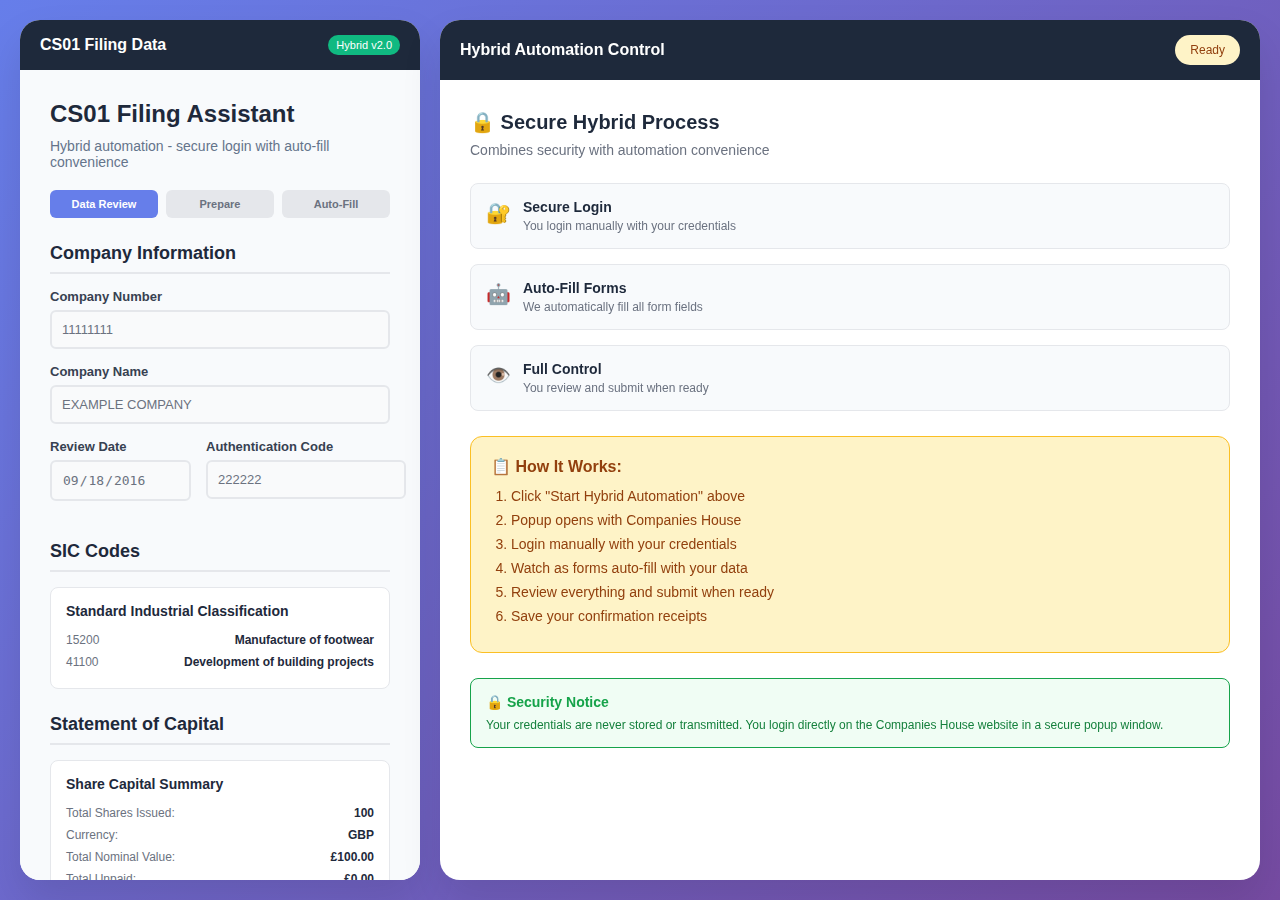
<file: index.html>
<!DOCTYPE html>
<html lang="en">
<head>
    <meta charset="UTF-8">
    <meta name="viewport" content="width=device-width, initial-scale=1.0">
    <title>CS01 Filing Assistant - Hybrid Automation</title>
    <link rel="stylesheet" href="styles.css">
</head>
<body>
    <div class="main-container">
        <!-- Form Section -->
        <div class="form-container">
            <div class="section-header">
                <span>CS01 Filing Data</span>
                <span class="version-badge">Hybrid v2.0</span>
            </div>
            <div class="form-section">
                <h1>CS01 Filing Assistant</h1>
                <p class="subtitle">Hybrid automation - secure login with auto-fill convenience</p>
                
                <div class="progress-steps">
                    <div class="step active" id="step1">Data Review</div>
                    <div class="step" id="step2">Prepare</div>
                    <div class="step" id="step3">Auto-Fill</div>
                </div>

                <!-- Company Information -->
                <div class="section-title">Company Information</div>
                <div class="form-group">
                    <label for="companyNumber">Company Number</label>
                    <input type="text" id="companyNumber" value="11111111" class="readonly-field" readonly>
                </div>
                <div class="form-group">
                    <label for="companyName">Company Name</label>
                    <input type="text" id="companyName" value="EXAMPLE COMPANY" class="readonly-field" readonly>
                </div>
                <div class="form-row">
                    <div class="form-group">
                        <label for="reviewDate">Review Date</label>
                        <input type="date" id="reviewDate" value="2016-09-18" readonly class="readonly-field">
                    </div>
                    <div class="form-group">
                        <label for="authCode">Authentication Code</label>
                        <input type="text" id="authCode" value="222222" class="readonly-field" readonly>
                    </div>
                </div>

                <!-- SIC Codes -->
                <div class="section-title">SIC Codes</div>
                <div class="summary-card">
                    <div class="summary-title">Standard Industrial Classification</div>
                    <div class="summary-item">
                        <span>15200</span>
                        <span class="summary-value">Manufacture of footwear</span>
                    </div>
                    <div class="summary-item">
                        <span>41100</span>
                        <span class="summary-value">Development of building projects</span>
                    </div>
                </div>

                <!-- Statement of Capital -->
                <div class="section-title">Statement of Capital</div>
                <div class="summary-card">
                    <div class="summary-title">Share Capital Summary</div>
                    <div class="summary-item">
                        <span>Total Shares Issued:</span>
                        <span class="summary-value">100</span>
                    </div>
                    <div class="summary-item">
                        <span>Currency:</span>
                        <span class="summary-value">GBP</span>
                    </div>
                    <div class="summary-item">
                        <span>Total Nominal Value:</span>
                        <span class="summary-value">£100.00</span>
                    </div>
                    <div class="summary-item">
                        <span>Total Unpaid:</span>
                        <span class="summary-value">£0.00</span>
                    </div>
                </div>

                <div class="data-table">
                    <table>
                        <thead>
                            <tr>
                                <th>Share Class</th>
                                <th>Number</th>
                                <th>Nominal</th>
                                <th>Rights</th>
                            </tr>
                        </thead>
                        <tbody>
                            <tr>
                                <td>ORDINARY</td>
                                <td>100</td>
                                <td>£100.00</td>
                                <td>One vote per share, pari passu dividend rights</td>
                            </tr>
                        </tbody>
                    </table>
                </div>

                <!-- Shareholdings -->
                <div class="section-title">Current Shareholdings</div>
                <div class="data-table">
                    <table>
                        <thead>
                            <tr>
                                <th>Shareholder</th>
                                <th>Class</th>
                                <th>Shares</th>
                                <th>Percentage</th>
                            </tr>
                        </thead>
                        <tbody>
                            <tr>
                                <td>JACKET CONGRESSPERSONLIQUOR</td>
                                <td>ORDINARY</td>
                                <td>10</td>
                                <td>10%</td>
                            </tr>
                            <tr>
                                <td>FAXRIVULET CONGRESSPERSONLIQUOR</td>
                                <td>ORDINARY</td>
                                <td>80</td>
                                <td>80%</td>
                            </tr>
                            <tr>
                                <td>LEWIS CONGRESSPERSONLIQUOR</td>
                                <td>ORDINARY</td>
                                <td>10</td>
                                <td>10%</td>
                            </tr>
                        </tbody>
                    </table>
                </div>

                <!-- Share Transfers -->
                <div class="section-title">Recent Share Transfers</div>
                <div class="data-table">
                    <table>
                        <thead>
                            <tr>
                                <th>Date</th>
                                <th>Shares Transferred</th>
                                <th>From/To</th>
                            </tr>
                        </thead>
                        <tbody>
                            <tr>
                                <td>2016-01-01</td>
                                <td>10</td>
                                <td>Transfer to FAXRIVULET CONGRESSPERSONLIQUOR</td>
                            </tr>
                        </tbody>
                    </table>
                </div>

                <!-- Controls -->
                <button class="btn btn-primary" id="prepareForm">✓ Confirm Data & Prepare Filing</button>
                
                <div class="automation-controls" id="automationControls">
                    <div class="hybrid-info">
                        <h4>🚀 Hybrid Automation Ready</h4>
                        <p>Opens Companies House with intelligent auto-fill. You login securely, we handle the forms!</p>
                    </div>
                    
                    <button class="btn btn-large" id="startAutomation">
                        <span class="spinner" id="automationSpinner" style="display: none;"></span>
                        🤖 Start Hybrid Automation
                    </button>
                    
                    <div class="log-output" id="logOutput">System ready. Click 'Confirm Data & Prepare Filing' to begin...</div>
                </div>
            </div>
        </div>

        <!-- Control Panel -->
        <div class="iframe-container">
            <div class="section-header">
                <span>Hybrid Automation Control</span>
                <div class="status-indicator status-waiting" id="automationStatus">
                    Ready
                </div>
            </div>
            <div class="webfiling-control-panel">
                <div class="control-header">
                    <h2>🔒 Secure Hybrid Process</h2>
                    <p>Combines security with automation convenience</p>
                </div>
                
                <div class="feature-list">
                    <div class="feature-item">
                        <span class="feature-icon">🔐</span>
                        <div class="feature-text">
                            <strong>Secure Login</strong>
                            <p>You login manually with your credentials</p>
                        </div>
                    </div>
                    <div class="feature-item">
                        <span class="feature-icon">🤖</span>
                        <div class="feature-text">
                            <strong>Auto-Fill Forms</strong>
                            <p>We automatically fill all form fields</p>
                        </div>
                    </div>
                    <div class="feature-item">
                        <span class="feature-icon">👁️</span>
                        <div class="feature-text">
                            <strong>Full Control</strong>
                            <p>You review and submit when ready</p>
                        </div>
                    </div>
                </div>
                
                <div class="instructions-panel">
                    <h3>📋 How It Works:</h3>
                    <ol>
                        <li>Click "Start Hybrid Automation" above</li>
                        <li>Popup opens with Companies House</li>
                        <li>Login manually with your credentials</li>
                        <li>Watch as forms auto-fill with your data</li>
                        <li>Review everything and submit when ready</li>
                        <li>Save your confirmation receipts</li>
                    </ol>
                </div>
                
                <div class="automation-monitor" id="automationMonitor">
                    <h3>🤖 Automation Monitor</h3>
                    <div class="monitor-content" id="monitorContent">
                        Monitoring will appear here once automation starts...
                    </div>
                </div>
                
                <div class="security-notice">
                    <h4>🔒 Security Notice</h4>
                    <p>Your credentials are never stored or transmitted. You login directly on the Companies House website in a secure popup window.</p>
                </div>
            </div>
        </div>
    </div>

    <script src="hybrid-controller.js"></script>
</body>
</html>
</file>
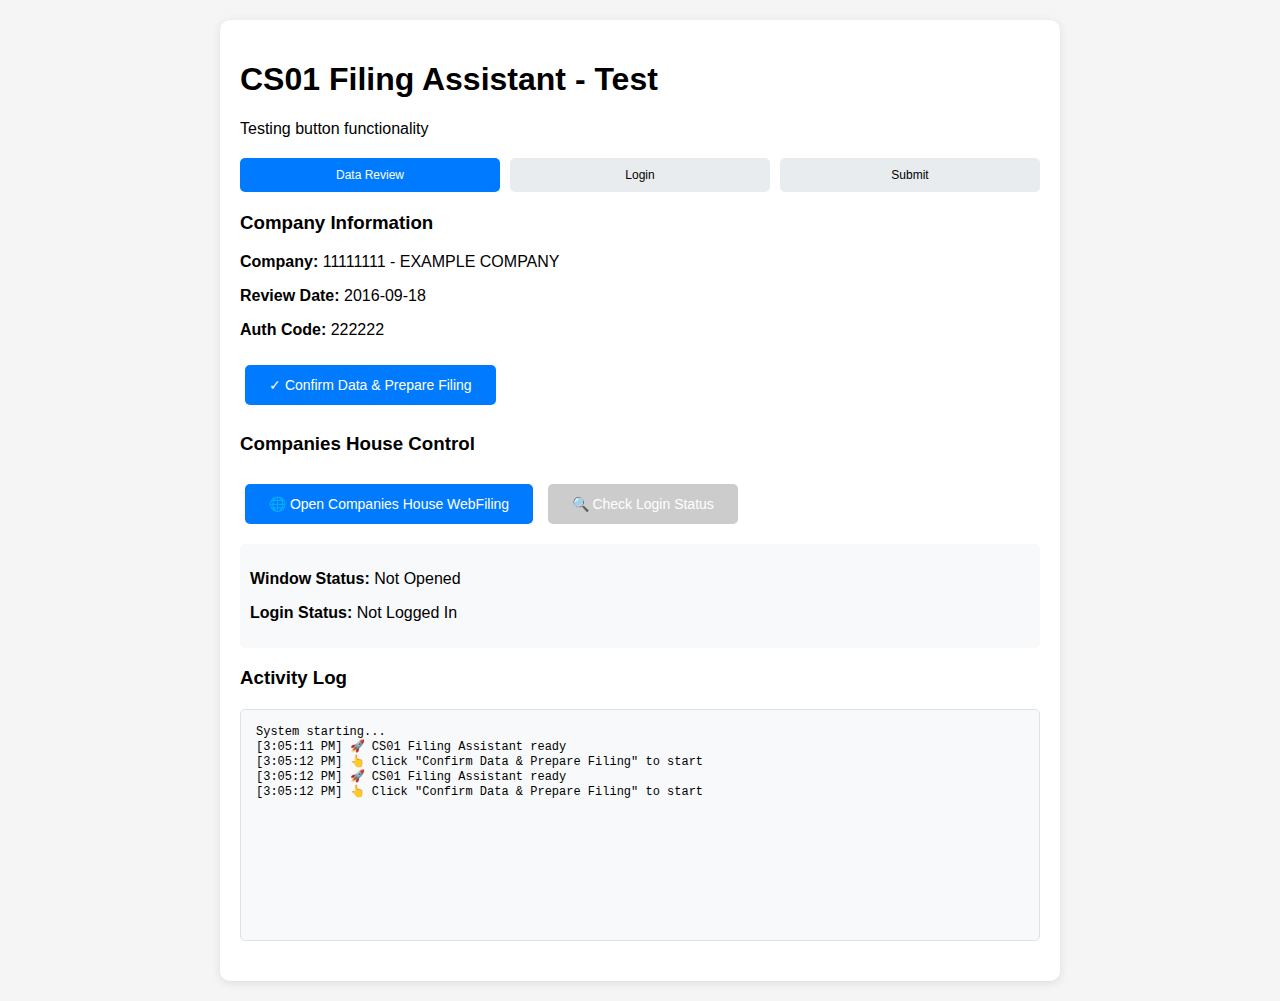
<file: test.html>
<!DOCTYPE html>
<html lang="en">
<head>
    <meta charset="UTF-8">
    <meta name="viewport" content="width=device-width, initial-scale=1.0">
    <title>CS01 Test</title>
    <style>
        body {
            font-family: Arial, sans-serif;
            margin: 20px;
            background: #f5f5f5;
        }
        .container {
            max-width: 800px;
            margin: 0 auto;
            background: white;
            padding: 20px;
            border-radius: 10px;
            box-shadow: 0 2px 10px rgba(0,0,0,0.1);
        }
        .btn {
            background: #007bff;
            color: white;
            padding: 12px 24px;
            border: none;
            border-radius: 5px;
            cursor: pointer;
            margin: 10px 5px;
            font-size: 14px;
        }
        .btn:hover {
            background: #0056b3;
        }
        .btn:disabled {
            background: #ccc;
            cursor: not-allowed;
        }
        .log-area {
            background: #f8f9fa;
            border: 1px solid #dee2e6;
            border-radius: 5px;
            padding: 15px;
            margin: 20px 0;
            min-height: 200px;
            overflow-y: auto;
            font-family: monospace;
            font-size: 12px;
        }
        .progress-steps {
            display: flex;
            gap: 10px;
            margin: 20px 0;
        }
        .step {
            flex: 1;
            padding: 10px;
            background: #e9ecef;
            text-align: center;
            border-radius: 5px;
            font-size: 12px;
        }
        .step.active {
            background: #007bff;
            color: white;
        }
        .step.completed {
            background: #28a745;
            color: white;
        }
        .controls {
            display: none;
            margin: 20px 0;
            padding: 15px;
            background: #e7f3ff;
            border-radius: 5px;
        }
        .controls.show {
            display: block;
        }
        .status {
            margin: 10px 0;
            padding: 10px;
            background: #f8f9fa;
            border-radius: 5px;
        }
        .monitor {
            display: none;
            background: #343a40;
            color: white;
            padding: 15px;
            border-radius: 5px;
            margin: 20px 0;
        }
        .monitor.active {
            display: block;
        }
        .monitor-content {
            background: #212529;
            padding: 10px;
            border-radius: 3px;
            font-family: monospace;
            font-size: 11px;
            max-height: 150px;
            overflow-y: auto;
        }
        .spinner {
            display: none;
            width: 16px;
            height: 16px;
            border: 2px solid #f3f4f6;
            border-radius: 50%;
            border-top-color: #007bff;
            animation: spin 1s linear infinite;
        }
        @keyframes spin {
            to { transform: rotate(360deg); }
        }
    </style>
</head>
<body>
    <div class="container">
        <h1>CS01 Filing Assistant - Test</h1>
        <p>Testing button functionality</p>
        
        <div class="progress-steps">
            <div class="step active" id="step1">Data Review</div>
            <div class="step" id="step2">Login</div>
            <div class="step" id="step3">Submit</div>
        </div>
        
        <div>
            <h3>Company Information</h3>
            <p><strong>Company:</strong> 11111111 - EXAMPLE COMPANY</p>
            <p><strong>Review Date:</strong> 2016-09-18</p>
            <p><strong>Auth Code:</strong> 222222</p>
        </div>
        
        <div>
            <button class="btn" id="prepareForm">✓ Confirm Data & Prepare Filing</button>
        </div>
        
        <div class="controls" id="automationControls">
            <h4>Automation Controls</h4>
            <button class="btn" id="startAutomation">
                <span class="spinner" id="automationSpinner"></span>
                🚀 Start Automated Filing
            </button>
        </div>
        
        <div>
            <h3>Companies House Control</h3>
            <button class="btn" id="openWebFiling">🌐 Open Companies House WebFiling</button>
            <button class="btn" id="checkLoginBtn" disabled>🔍 Check Login Status</button>
        </div>
        
        <div class="status">
            <p><strong>Window Status:</strong> <span id="windowStatus">Not Opened</span></p>
            <p><strong>Login Status:</strong> <span id="loginStatusText">Not Logged In</span></p>
        </div>
        
        <div class="monitor" id="automationMonitor">
            <h4>🤖 Automation Monitor</h4>
            <div class="monitor-content" id="monitorContent">
                Monitor output will appear here...
            </div>
        </div>
        
        <div>
            <h3>Activity Log</h3>
            <div class="log-area" id="logOutput">
                System starting...<br>
            </div>
        </div>
    </div>
    
    <script src="test-controller.js"></script>
</body>
</html>
</file>
<file: styles.css>
* {
    margin: 0;
    padding: 0;
    box-sizing: border-box;
}

body {
    font-family: 'Segoe UI', Tahoma, Geneva, Verdana, sans-serif;
    background: linear-gradient(135deg, #667eea 0%, #764ba2 100%);
    min-height: 100vh;
    padding: 20px;
}

.main-container {
    display: grid;
    grid-template-columns: 400px 1fr;
    gap: 20px;
    max-width: 1400px;
    margin: 0 auto;
    height: calc(100vh - 40px);
}

.form-container {
    background: white;
    border-radius: 20px;
    box-shadow: 0 20px 40px rgba(0,0,0,0.1);
    overflow: hidden;
    display: flex;
    flex-direction: column;
}

.iframe-container {
    background: white;
    border-radius: 20px;
    box-shadow: 0 20px 40px rgba(0,0,0,0.1);
    overflow: hidden;
    display: flex;
    flex-direction: column;
}

.form-section {
    padding: 30px;
    flex: 1;
    overflow-y: auto;
    background: #f8fafc;
}

.webfiling-control-panel {
    padding: 30px;
    flex: 1;
    display: flex;
    flex-direction: column;
    gap: 25px;
}

.section-header {
    background: #1e293b;
    color: white;
    padding: 15px 20px;
    font-weight: 600;
    font-size: 16px;
    display: flex;
    justify-content: space-between;
    align-items: center;
}

.version-badge {
    background: #10b981;
    color: white;
    padding: 4px 8px;
    border-radius: 12px;
    font-size: 11px;
    font-weight: 500;
}

.control-header h2 {
    color: #1e293b;
    font-size: 20px;
    margin-bottom: 8px;
}

.control-header p {
    color: #6b7280;
    font-size: 14px;
}

h1 {
    color: #1e293b;
    font-size: 24px;
    margin-bottom: 10px;
}

.subtitle {
    color: #64748b;
    margin-bottom: 20px;
    font-size: 14px;
}

.section-title {
    color: #1e293b;
    font-size: 18px;
    font-weight: 600;
    margin: 25px 0 15px 0;
    padding-bottom: 8px;
    border-bottom: 2px solid #e5e7eb;
}

.form-group {
    display: flex;
    flex-direction: column;
    gap: 6px;
    margin-bottom: 15px;
}

.form-row {
    display: grid;
    grid-template-columns: 1fr 1fr;
    gap: 15px;
}

label {
    font-weight: 600;
    color: #374151;
    font-size: 13px;
}

input, select, textarea {
    padding: 10px;
    border: 2px solid #e5e7eb;
    border-radius: 6px;
    font-size: 13px;
    transition: all 0.3s ease;
}

input:focus, select:focus, textarea:focus {
    outline: none;
    border-color: #667eea;
    box-shadow: 0 0 0 3px rgba(102, 126, 234, 0.1);
}

.readonly-field {
    background: #f9fafb;
    color: #6b7280;
    cursor: not-allowed;
}

.btn {
    background: linear-gradient(135deg, #667eea 0%, #764ba2 100%);
    color: white;
    padding: 12px 24px;
    border: none;
    border-radius: 8px;
    font-weight: 600;
    cursor: pointer;
    transition: all 0.3s ease;
    font-size: 14px;
    margin-top: 10px;
}

.btn:hover {
    transform: translateY(-2px);
    box-shadow: 0 10px 20px rgba(102, 126, 234, 0.3);
}

.btn:disabled {
    opacity: 0.6;
    cursor: not-allowed;
    transform: none;
}

.btn-primary {
    background: linear-gradient(135deg, #3b82f6 0%, #1d4ed8 100%);
}

.btn-primary:hover {
    box-shadow: 0 10px 20px rgba(59, 130, 246, 0.3);
}

.btn-large {
    padding: 20px 30px;
    font-size: 16px;
    font-weight: 700;
    background: linear-gradient(135deg, #10b981 0%, #059669 100%);
    margin: 0;
}

.btn-large:hover {
    background: linear-gradient(135deg, #059669 0%, #047857 100%);
    box-shadow: 0 10px 20px rgba(16, 185, 129, 0.3);
}

.progress-steps {
    display: flex;
    gap: 8px;
    margin-bottom: 20px;
}

.step {
    flex: 1;
    padding: 8px;
    background: #e5e7eb;
    color: #6b7280;
    text-align: center;
    font-size: 11px;
    font-weight: 600;
    border-radius: 6px;
    transition: all 0.3s ease;
}

.step.active {
    background: #667eea;
    color: white;
}

.step.completed {
    background: #10b981;
    color: white;
}

.automation-controls {
    display: none;
    gap: 15px;
    margin-top: 20px;
}

.automation-controls.show {
    display: flex;
    flex-direction: column;
}

.hybrid-info {
    background: #e0f2fe;
    border: 1px solid #0891b2;
    border-radius: 8px;
    padding: 15px;
    margin-bottom: 10px;
}

.hybrid-info h4 {
    color: #0891b2;
    margin-bottom: 8px;
    font-size: 14px;
}

.hybrid-info p {
    color: #0369a1;
    font-size: 12px;
    margin: 0;
}

.status-indicator {
    padding: 8px 15px;
    font-size: 12px;
    font-weight: 500;
    border-radius: 20px;
}

.status-waiting {
    background: #fef3c7;
    color: #92400e;
}

.status-running {
    background: #dbeafe;
    color: #1e40af;
}

.status-success {
    background: #d1fae5;
    color: #065f46;
}

.spinner {
    display: inline-block;
    width: 16px;
    height: 16px;
    border: 2px solid #f3f4f6;
    border-radius: 50%;
    border-top-color: #667eea;
    animation: spin 1s ease-in-out infinite;
}

@keyframes spin {
    to { transform: rotate(360deg); }
}

.log-output {
    background: #1f2937;
    color: #e5e7eb;
    padding: 12px;
    border-radius: 8px;
    font-family: 'Courier New', monospace;
    font-size: 11px;
    max-height: 150px;
    overflow-y: auto;
    white-space: pre-wrap;
}

.feature-list {
    display: flex;
    flex-direction: column;
    gap: 15px;
}

.feature-item {
    display: flex;
    align-items: flex-start;
    gap: 12px;
    padding: 15px;
    background: #f8fafc;
    border-radius: 8px;
    border: 1px solid #e5e7eb;
}

.feature-icon {
    font-size: 20px;
    margin-top: 2px;
}

.feature-text strong {
    color: #1e293b;
    font-size: 14px;
    display: block;
    margin-bottom: 4px;
}

.feature-text p {
    color: #6b7280;
    font-size: 12px;
    margin: 0;
}

.instructions-panel {
    background: #fef3c7;
    border: 1px solid #fbbf24;
    border-radius: 12px;
    padding: 20px;
}

.instructions-panel h3 {
    color: #92400e;
    margin-bottom: 12px;
    font-size: 16px;
}

.instructions-panel ol {
    color: #92400e;
    padding-left: 20px;
    margin: 0;
}

.instructions-panel li {
    margin-bottom: 8px;
    font-size: 14px;
}

.automation-monitor {
    background: #1f2937;
    border-radius: 12px;
    padding: 20px;
    display: none;
}

.automation-monitor.active {
    display: block;
}

.automation-monitor h3 {
    color: #e5e7eb;
    margin-bottom: 15px;
    font-size: 16px;
}

.monitor-content {
    background: #111827;
    border-radius: 8px;
    padding: 15px;
    color: #e5e7eb;
    font-family: 'Courier New', monospace;
    font-size: 12px;
    max-height: 200px;
    overflow-y: auto;
    white-space: pre-wrap;
}

.security-notice {
    background: #f0fdf4;
    border: 1px solid #16a34a;
    border-radius: 8px;
    padding: 15px;
}

.security-notice h4 {
    color: #16a34a;
    margin-bottom: 8px;
    font-size: 14px;
}

.security-notice p {
    color: #15803d;
    font-size: 12px;
    margin: 0;
}

.data-table {
    background: white;
    border: 1px solid #e5e7eb;
    border-radius: 8px;
    overflow: hidden;
    margin-bottom: 15px;
}

.data-table table {
    width: 100%;
    border-collapse: collapse;
}

.data-table th,
.data-table td {
    padding: 8px 12px;
    text-align: left;
    border-bottom: 1px solid #f3f4f6;
    font-size: 12px;
}

.data-table th {
    background: #f9fafb;
    font-weight: 600;
    color: #374151;
}

.data-table tr:hover {
    background: #f9fafb;
}

.summary-card {
    background: white;
    border: 1px solid #e5e7eb;
    border-radius: 8px;
    padding: 15px;
    margin-bottom: 15px;
}

.summary-title {
    font-weight: 600;
    color: #1e293b;
    margin-bottom: 10px;
    font-size: 14px;
}

.summary-item {
    display: flex;
    justify-content: space-between;
    padding: 4px 0;
    font-size: 12px;
    color: #6b7280;
}

.summary-value {
    font-weight: 600;
    color: #1e293b;
}

/* Responsive Design */
@media (max-width: 1200px) {
    .main-container {
        grid-template-columns: 1fr;
        gap: 10px;
    }
    
    .form-container {
        order: 2;
    }
    
    .iframe-container {
        order: 1;
    }
}

@media (max-width: 768px) {
    body {
        padding: 10px;
    }
    
    .main-container {
        height: auto;
        min-height: calc(100vh - 20px);
    }
    
    .form-section,
    .webfiling-control-panel {
        padding: 20px;
    }
    
    .form-row {
        grid-template-columns: 1fr;
    }
    
    .feature-item {
        flex-direction: column;
        gap: 8px;
    }
    
    .feature-icon {
        font-size: 24px;
    }
}

/* Animation for smooth transitions */
.automation-controls {
    transition: all 0.3s ease;
}

.automation-controls.show {
    animation: slideIn 0.3s ease-out;
}

@keyframes slideIn {
    from {
        opacity: 0;
        transform: translateY(-20px);
    }
    to {
        opacity: 1;
        transform: translateY(0);
    }
}

/* Popup indicator styles */
.popup-indicator {
    position: fixed;
    top: 20px;
    right: 20px;
    background: #10b981;
    color: white;
    padding: 12px 18px;
    border-radius: 8px;
    font-size: 14px;
    font-weight: 600;
    z-index: 1000;
    box-shadow: 0 4px 12px rgba(16, 185, 129, 0.3);
    animation: fadeIn 0.3s ease-out;
}

@keyframes fadeIn {
    from {
        opacity: 0;
        transform: translateY(-10px);
    }
    to {
        opacity: 1;
        transform: translateY(0);
    }
}
</file>
